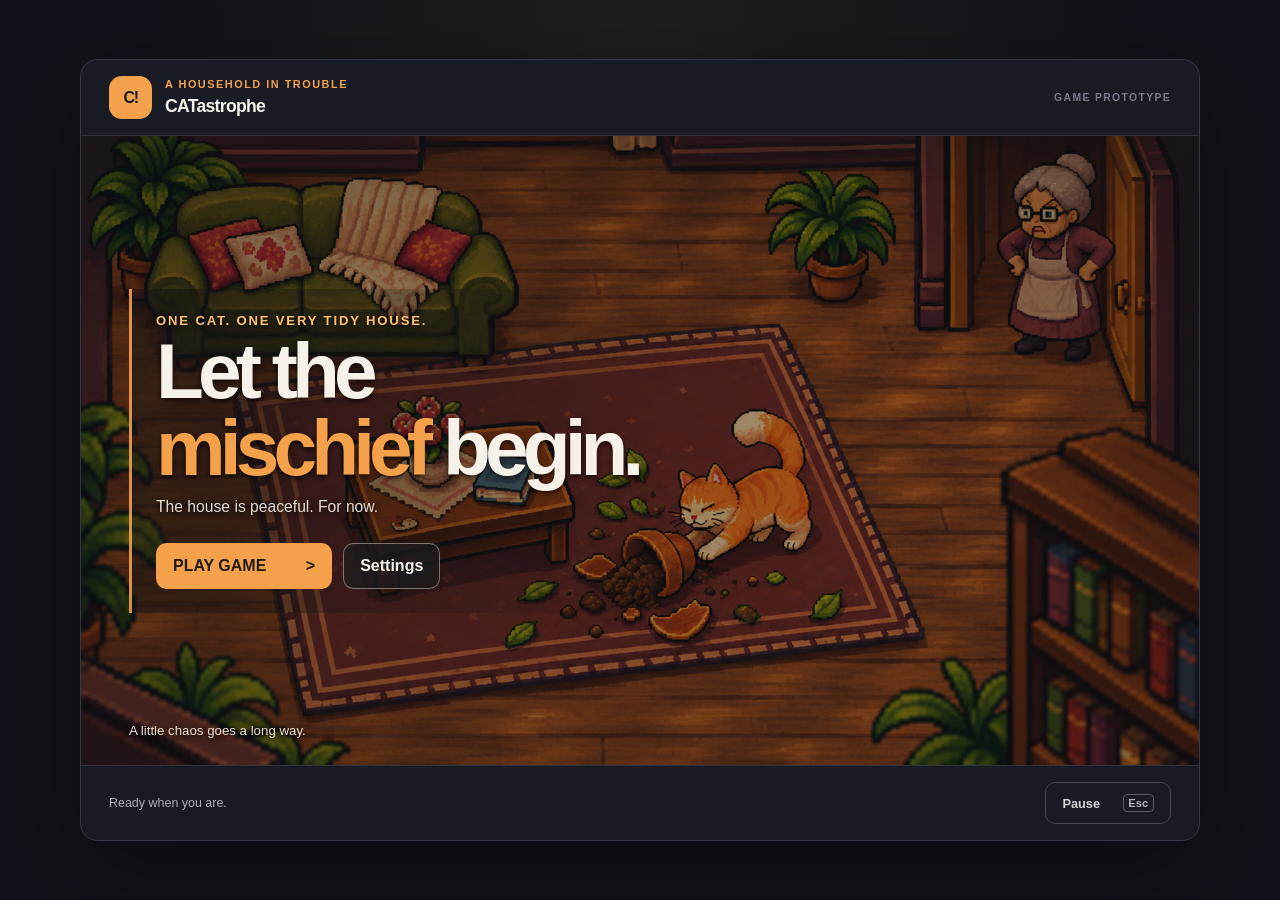
<file: index.html>
<!doctype html>
<html lang="en">
<head>
  <meta charset="utf-8">
  <meta name="viewport" content="width=device-width, initial-scale=1, viewport-fit=cover, maximum-scale=1, user-scalable=no">
  <meta name="theme-color" content="#171923">
  <meta name="description" content="CATastrophe - a stealthy cat's guide to household chaos.">
  <title>CATastrophe</title>
  <link rel="stylesheet" href="style.css">
  <script type="module" src="game.js"></script>
</head>
<body>
  <main class="app-shell" aria-labelledby="game-title">
    <header class="topbar">
      <div class="brand-lockup">
        <span class="brand-mark" aria-hidden="true">C!</span>
        <div>
          <p class="eyebrow">A household in trouble</p>
          <h1 id="game-title">CATastrophe</h1>
        </div>
      </div>
      <span class="build-label">GAME PROTOTYPE</span>
    </header>

    <section class="game-frame" aria-label="Game">
      <canvas id="game-canvas" aria-label="CATastrophe game display"></canvas>
      <div id="life-lost-overlay" class="life-lost-overlay" aria-live="assertive" aria-atomic="true" hidden>
        <div class="life-lost-card" role="alert">
          <span class="life-lost-star life-lost-star--one" aria-hidden="true">✦</span>
          <span class="life-lost-star life-lost-star--two" aria-hidden="true">✦</span>
          <p class="eyebrow">Grandma got you</p>
          <h2 id="life-lost-title">OUCH! Grandma caught you!</h2>
          <p id="life-lost-subtitle" class="life-lost-subtitle">You lost a life.</p>
          <div id="life-lost-lives" class="life-lost-lives" role="group" aria-label="2 lives remaining">
            <span class="life-lost-label">Lives left</span>
            <span class="life-lost-hearts" aria-hidden="true">
              <svg class="life-lost-heart" viewBox="0 0 17 15"><polygon points="3,2 7,2 7,4 10,4 10,2 14,2 14,4 16,4 16,9 14,9 14,11 12,11 12,13 10,13 10,15 7,15 7,13 5,13 5,11 3,11 3,9 1,9 1,4 3,4"/></svg>
              <svg class="life-lost-heart" viewBox="0 0 17 15"><polygon points="3,2 7,2 7,4 10,4 10,2 14,2 14,4 16,4 16,9 14,9 14,11 12,11 12,13 10,13 10,15 7,15 7,13 5,13 5,11 3,11 3,9 1,9 1,4 3,4"/></svg>
              <svg class="life-lost-heart" viewBox="0 0 17 15"><polygon points="3,2 7,2 7,4 10,4 10,2 14,2 14,4 16,4 16,9 14,9 14,11 12,11 12,13 10,13 10,15 7,15 7,13 5,13 5,11 3,11 3,9 1,9 1,4 3,4"/></svg>
            </span>
            <output id="life-lost-count">2</output>
          </div>
        </div>
      </div>
      <div id="run-hud" class="run-hud" hidden>
        <div id="room-tracker" class="room-tracker" role="group" aria-label="Room destruction status">
          <div class="room-tracker__summary">
            <span class="hud-label">Rooms</span>
            <output id="room-completion" aria-live="off">0/7</output>
          </div>
          <div id="room-progress" class="room-tracker__scroll" role="list" aria-label="Rooms"></div>
        </div>
        <div id="furniture-counter" class="furniture-counter" role="group" aria-label="Furniture destroyed">
          <span class="hud-label">Furniture</span>
          <output id="furniture-count" aria-live="polite">0/18</output>
        </div>
        <div id="game-timer" class="game-timer" role="timer" aria-label="Time remaining">
          <span class="hud-label">Time</span>
          <output id="game-timer-value" aria-live="off">05:00</output>
        </div>
        <div id="life-display" class="life-display" role="group" aria-label="3 of 3 lives remaining">
          <span class="hud-label life-display__label">Lives</span>
          <span class="life-display__hearts">
            <svg class="life-heart" viewBox="0 0 17 15" aria-hidden="true"><polygon points="3,2 7,2 7,4 10,4 10,2 14,2 14,4 16,4 16,9 14,9 14,11 12,11 12,13 10,13 10,15 7,15 7,13 5,13 5,11 3,11 3,9 1,9 1,4 3,4"/></svg>
            <svg class="life-heart" viewBox="0 0 17 15" aria-hidden="true"><polygon points="3,2 7,2 7,4 10,4 10,2 14,2 14,4 16,4 16,9 14,9 14,11 12,11 12,13 10,13 10,15 7,15 7,13 5,13 5,11 3,11 3,9 1,9 1,4 3,4"/></svg>
            <svg class="life-heart" viewBox="0 0 17 15" aria-hidden="true"><polygon points="3,2 7,2 7,4 10,4 10,2 14,2 14,4 16,4 16,9 14,9 14,11 12,11 12,13 10,13 10,15 7,15 7,13 5,13 5,11 3,11 3,9 1,9 1,4 3,4"/></svg>
          </span>
        </div>
      </div>
      <aside id="movement-test-panel" class="movement-test-panel" aria-label="Gameplay HUD" hidden>
        <div class="movement-test-heading"><strong>Run status</strong><span>CATastrophe</span></div>
        <div class="movement-test-row score-row"><span>Destruction score</span><output id="score-value">0</output><span id="score-notice" class="score-notice" aria-live="polite"></span></div>
        <p id="mouse-reward" class="mouse-reward" aria-live="polite"></p>
        <p id="grandma-reaction" class="grandma-reaction" aria-live="polite"></p>
        <div class="movement-test-row lives-row"><span>Lives</span><output id="lives-value" aria-live="polite">♥♥♥ 3/3</output></div>
        <p id="capture-message" class="capture-message" aria-live="assertive"></p>
        <div class="movement-test-row"><span>Furniture</span><output id="interaction-target">No furniture in reach</output></div>
        <div id="mouse-target-row" class="movement-test-row mouse-target-row" hidden><span>Mouse</span><output>In reach · press E</output></div>
        <div class="movement-test-row"><span>Stage progress</span><output id="scratch-progress-value">Hold E near furniture</output></div>
        <progress id="scratch-progress" class="scratch-meter" max="100" value="0">0%</progress>
        <div class="movement-test-row"><span>Old lady</span><output id="old-lady-state">NORMAL</output></div>
        <div id="detection-row" class="movement-test-row detection-row" hidden><span>Detection</span><output id="detection-value">0%</output></div>
        <progress id="detection-meter" class="detection-meter" max="100" value="0" hidden>0%</progress>
        <div class="movement-test-row"><span>Mode</span><output id="movement-mode">IDLE</output></div>
        <div class="movement-test-row"><label for="energy-meter">Sprint energy</label><output id="energy-value">100%</output></div>
        <progress id="energy-meter" class="energy-meter" max="100" value="100">100%</progress>
        <div class="movement-test-row"><span>World position</span><output id="cat-coordinates">1150, 840</output></div>
        <p>WASD move <i>|</i> Shift sneak <i>|</i> Space sprint <i>|</i> Hold E scratch/catch</p>
      </aside>
      <div id="touch-controls" class="touch-controls" aria-label="Touchscreen game controls" hidden>
        <div id="virtual-joystick" class="virtual-joystick" role="application" aria-label="Virtual movement joystick">
          <span class="virtual-joystick-knob" aria-hidden="true"></span>
        </div>
        <div class="touch-actions" role="group" aria-label="Game actions">
          <button class="touch-button touch-button--action" type="button" data-touch-key="KeyE" aria-label="Hold to interact">ACTION</button>
          <button class="touch-button" type="button" data-touch-key="Space" aria-label="Hold to sprint">SPRINT</button>
          <button class="touch-button" type="button" data-touch-key="ShiftLeft" aria-label="Hold to sneak">SNEAK</button>
        </div>
      </div>
      <section id="main-menu" class="screen screen--menu" aria-labelledby="menu-title">
        <div class="menu-card">
          <p class="eyebrow menu-eyebrow">ONE CAT. ONE VERY TIDY HOUSE.</p>
          <h2 id="menu-title">Let the <span>mischief</span> begin.</h2>
          <p class="screen-copy">The house is peaceful. For now.</p>
          <div class="menu-actions">
            <button id="start-button" class="button button--primary" type="button"><span>PLAY GAME</span><span aria-hidden="true">&gt;</span></button>
            <button id="main-menu-settings-button" class="button button--secondary settings-entry" type="button">Settings</button>
          </div>
        </div>
        <p class="menu-hint">A little chaos goes a long way.</p>
      </section>

      <section id="paused-screen" class="screen screen--overlay" aria-labelledby="paused-title" hidden>
        <div class="dialog-card">
          <p class="eyebrow">Take a breather</p>
          <h2 id="paused-title">Paused</h2>
          <p class="screen-copy">The house can wait a moment.</p>
          <div class="button-row">
            <button id="resume-button" class="button button--primary" type="button">Resume</button>
            <button id="paused-restart-button" class="button button--secondary" type="button">Restart</button>
            <button id="paused-settings-button" class="button button--secondary" type="button">Settings</button>
            <button id="main-menu-button" class="button button--secondary" type="button">Main Menu</button>
          </div>
        </div>
      </section>

      <section id="victory-screen" class="screen screen--overlay" aria-labelledby="victory-title" hidden>
        <div class="victory-confetti" aria-hidden="true">
          <i></i><i></i><i></i><i></i><i></i><i></i><i></i><i></i><i></i>
          <i></i><i></i><i></i><i></i><i></i><i></i><i></i><i></i><i></i>
        </div>
        <div class="dialog-card results-card">
          <p class="eyebrow">A job well done</p>
          <h2 id="victory-title">VICTORY!</h2>
          <p id="victory-reason" class="screen-copy">You kept the house in delightful chaos.</p>
          <p id="victory-medal" class="victory-medal" data-rank-tier="bronze">Bronze medal</p>
          <div class="results-grid">
            <span>Final score</span><strong data-result="score">0</strong>
            <span>Final rank</span><strong data-result="rank">—</strong>
            <span>Lives remaining</span><strong data-result="lives">3</strong>
            <span>Mice caught</span><strong data-result="mice">0</strong>
            <span>Furniture destroyed</span><strong data-result="furniture">0/18</strong>
            <span>Run duration</span><strong data-result="duration">00:00</strong>
          </div>
          <div class="button-row results-buttons">
            <button id="victory-restart-button" class="button button--primary" type="button">Play Again</button>
            <button id="victory-menu-button" class="button button--secondary" type="button">Main Menu</button>
          </div>
        </div>
      </section>

      <section id="game-over-screen" class="screen screen--overlay" aria-labelledby="game-over-title" hidden>
        <div id="standard-game-over-content" class="dialog-card results-card">
          <p class="eyebrow">That's a wrap</p>
          <h2 id="game-over-title">DEFEAT</h2>
          <p id="game-over-reason" class="screen-copy">No medal this run.</p>
          <p id="game-over-medal" class="victory-medal" data-rank-tier="lost">No medal (Lost)</p>
          <div class="results-grid">
            <span>Final score</span><strong data-result="score">0</strong>
            <span>Final rank</span><strong data-result="rank">—</strong>
            <span>Lives remaining</span><strong data-result="lives">0</strong>
            <span>Mice caught</span><strong data-result="mice">0</strong>
            <span>Furniture destroyed</span><strong data-result="furniture">0/18</strong>
            <span>Run duration</span><strong data-result="duration">00:00</strong>
          </div>
          <div class="button-row results-buttons">
            <button id="game-over-restart-button" class="button button--primary" type="button">PLAY AGAIN</button>
            <button id="game-over-menu-button" class="button button--secondary" type="button">Main Menu</button>
          </div>
        </div>
        <div id="third-capture-results" class="third-capture-results" hidden>
          <img class="sad-cat-art" src="assets/characters/cat-sad-wet.png" alt="A wet orange tabby cat sits sadly in a puddle." width="1312" height="1199">
          <h2 id="third-capture-game-over-title" class="third-capture-title">GAME OVER</h2>
          <p class="third-capture-subtitle">You were caught and forced to wash!</p>
          <p id="third-capture-medal" class="third-capture-medal victory-medal" data-rank-tier="lost">No medal (Lost)</p>
          <section class="third-capture-performance" aria-labelledby="third-capture-performance-title">
            <h3 id="third-capture-performance-title">YOUR PERFORMANCE</h3>
            <div class="third-capture-stats">
              <div class="third-capture-highlight">
                <span class="third-capture-stat-label">Final Score</span>
                <strong class="third-capture-score" data-result="score">0</strong>
              </div>
              <div class="third-capture-highlight">
                <span class="third-capture-stat-label">Rank achieved</span>
                <strong class="third-capture-rank" data-result="rank">—</strong>
              </div>
              <div class="third-capture-details">
                <span>Lives remaining</span><strong data-result="lives-remaining">0</strong>
                <span>Mice caught</span><strong data-result="mice">0</strong>
                <span>Furniture destroyed</span><strong data-result="furniture">0/18</strong>
                <span>Time survived</span><strong data-result="duration">00:00</strong>
              </div>
            </div>
          </section>
          <div class="button-row results-buttons">
            <button id="third-capture-restart-button" class="button button--primary" type="button">PLAY AGAIN</button>
            <button id="third-capture-menu-button" class="button button--secondary" type="button">MAIN MENU</button>
          </div>
        </div>
      </section>

      <section id="settings-overlay" class="screen screen--overlay settings-overlay" aria-labelledby="settings-title" hidden>
        <div class="dialog-card settings-card">
          <p class="eyebrow">Tune the atmosphere</p>
          <h2 id="settings-title">Settings</h2>
          <p class="screen-copy">Adjust audio and touch controls.</p>
          <div class="volume-settings">
            <label class="volume-setting" for="master-volume">
              <span class="volume-heading">Master Volume <output id="master-volume-value">78%</output></span>
              <input id="master-volume" type="range" min="0" max="100" step="1" value="78">
            </label>
            <label class="volume-setting" for="music-volume">
              <span class="volume-heading">Music Volume <output id="music-volume-value">48%</output></span>
              <input id="music-volume" type="range" min="0" max="100" step="1" value="48">
            </label>
            <label class="volume-setting" for="effects-volume">
              <span class="volume-heading">Sound Effects Volume <output id="effects-volume-value">72%</output></span>
              <input id="effects-volume" type="range" min="0" max="100" step="1" value="72">
            </label>
          </div>
          <div class="mobile-mode-setting">
            <label class="mobile-mode-label" for="mobile-mode-toggle">
              <span class="volume-heading">Mobile Mode <output id="mobile-mode-value">Off</output></span>
              <span class="mobile-mode-copy">Show the joystick and touch action buttons.</span>
            </label>
            <input id="mobile-mode-toggle" type="checkbox" role="switch" aria-checked="false" aria-label="Mobile Mode">
          </div>
          <div class="button-row settings-buttons">
            <button id="mute-button" class="button button--secondary" type="button" aria-pressed="false">Mute audio</button>
            <button id="close-settings-button" class="button button--primary" type="button">Close</button>
          </div>
        </div>
      </section>

      <aside id="tutorial-overlay" class="tutorial-panel" aria-label="Gameplay tutorial" aria-live="polite" hidden>
        <div class="tutorial-head">
          <div id="tutorial-dots" class="tutorial-dots" aria-hidden="true"></div>
          <p id="tutorial-progress" class="tutorial-progress">STEP 1 / 5</p>
        </div>
        <div id="tutorial-step" class="tutorial-step">
          <div id="tutorial-icon" class="tutorial-icon" aria-hidden="true"></div>
          <div class="tutorial-copy">
            <h2 id="tutorial-title">Move</h2>
            <p id="tutorial-body" class="tutorial-body"></p>
            <p id="tutorial-controls" class="tutorial-controls" hidden></p>
          </div>
        </div>
      </aside>
      <div id="tutorial-guide" class="tutorial-guide" aria-hidden="true" hidden>
        <span id="tutorial-guide-ring" class="tutorial-guide-ring"></span>
        <span id="tutorial-guide-arrow" class="tutorial-guide-arrow"></span>
      </div>
    </section>

    <footer class="statusbar">
      <p id="status-message" aria-live="polite">Ready when you are.</p>
      <button id="pause-button" class="button button--quiet" type="button" hidden>Pause <kbd>Esc</kbd></button>
    </footer>
  </main>
</body>
</html>
</file>
<file: style.css>
:root {
  color-scheme: dark;
  font-family: "DM Sans", "Segoe UI", sans-serif;
  color: #f6f2e9;
  background: #11131a;
  font-synthesis: none;
  text-rendering: optimizeLegibility;
  --ink: #171923;
  --panel: #20232e;
  --muted: #aaaebc;
  --orange: #f5a14c;
  --cream: #f6f2e9;
}

* { box-sizing: border-box; }
html { -webkit-text-size-adjust: 100%; }
body {
  min-width: 320px;
  min-height: 100vh;
  min-height: 100dvh;
  margin: 0;
  display: grid;
  place-items: center;
  padding: clamp(1rem, 4vw, 3.5rem);
  background: radial-gradient(ellipse at 50% 0%, rgb(83 68 59 / 20%), transparent 55%), #11131a;
}
/* Mobile Mode keeps the page fixed during play so a drag can never scroll the
   document or trigger browser overscroll while the joystick is in use. */
body.mobile-mode { overscroll-behavior: none; }
body.mobile-mode.game-active { overflow: hidden; touch-action: none; }
body.mobile-mode.game-active .game-frame { touch-action: none; overscroll-behavior: contain; }
button { font: inherit; }

.app-shell {
  width: min(100%, 70rem);
  border: 1px solid #343744;
  border-radius: 1.1rem;
  overflow: hidden;
  background: #191b24;
  box-shadow: 0 2rem 6rem rgb(0 0 0 / 38%);
}
.topbar, .statusbar {
  display: flex;
  align-items: center;
  justify-content: space-between;
  gap: 1rem;
  padding: 1rem clamp(1rem, 3vw, 1.75rem);
}
.topbar { border-bottom: 1px solid #30333e; }
.brand-lockup { display: flex; align-items: center; gap: 0.8rem; }
.brand-mark {
  display: grid;
  width: 2.7rem;
  aspect-ratio: 1;
  place-items: center;
  border-radius: 0.8rem;
  background: var(--orange);
  color: var(--ink);
  font-family: "Space Grotesk", sans-serif;
  font-weight: 700;
  letter-spacing: -0.08em;
}
.eyebrow {
  margin: 0 0 0.35rem;
  color: var(--orange);
  font-size: 0.68rem;
  font-weight: 700;
  letter-spacing: 0.14em;
  text-transform: uppercase;
}
h1, h2, p { margin-top: 0; }
h1, h2 { font-family: "Space Grotesk", "Segoe UI", sans-serif; }
h1 { margin-bottom: 0; font-size: 1.1rem; letter-spacing: -0.04em; }
.build-label { color: #777c8b; font-size: 0.65rem; font-weight: 700; letter-spacing: 0.13em; }

.game-frame {
  position: relative;
  width: 100%;
  aspect-ratio: 9 / 16;
  min-height: 0;
  background: #252a2d;
  isolation: isolate;
}
#game-canvas { position: absolute; inset: 0; display: block; width: 100%; height: 100%; }
.run-hud {
  position: absolute;
  z-index: 6;
  top: max(0.55rem, env(safe-area-inset-top));
  left: max(0.55rem, env(safe-area-inset-left));
  right: max(0.55rem, env(safe-area-inset-right));
  display: flex;
  align-items: stretch;
  gap: 0.35rem;
  min-width: 0;
  padding: 0.3rem 0.38rem;
  border: 1px solid rgb(246 242 233 / 18%);
  border-radius: 0.55rem;
  background: linear-gradient(180deg, rgb(24 27 32 / 93%), rgb(19 21 27 / 89%));
  box-shadow: 0 0.5rem 1.2rem rgb(0 0 0 / 28%), inset 0 0 0 1px rgb(246 242 233 / 3%);
  backdrop-filter: blur(3px);
  pointer-events: none;
}
.run-hud[hidden] { display: none; }
.room-tracker {
  display: flex;
  flex: 1 1 auto;
  align-items: stretch;
  gap: 0.32rem;
  min-width: 0;
  pointer-events: auto;
}
.room-tracker__summary {
  display: flex;
  flex: 0 0 auto;
  flex-direction: column;
  align-items: center;
  justify-content: center;
  gap: 0.08rem;
  min-width: 2.15rem;
  padding-right: 0.34rem;
  border-right: 1px solid rgb(246 242 233 / 12%);
}
.room-tracker__summary output {
  color: #f4d27d;
  font-size: 0.72rem;
  font-weight: 800;
  line-height: 1;
}
.room-tracker__scroll {
  display: flex;
  flex: 1 1 auto;
  align-items: stretch;
  gap: 0.22rem;
  min-width: 0;
  padding-bottom: 1px;
  overflow-x: auto;
  overflow-y: hidden;
  scrollbar-width: none;
  -ms-overflow-style: none;
  scroll-snap-type: x proximity;
  touch-action: pan-x;
}
.room-tracker__scroll::-webkit-scrollbar { display: none; }
.room-chip {
  display: grid;
  flex: 0 0 auto;
  grid-template-rows: auto auto;
  align-content: center;
  justify-items: center;
  gap: 0.14rem;
  min-width: 2.15rem;
  padding: 0.2rem 0.24rem 0.22rem;
  border: 1px solid #3f4350;
  border-radius: 0.3rem;
  background: #24262f;
  color: #8b8f9c;
  line-height: 1;
  scroll-snap-align: start;
  transition: border-color 150ms ease, background-color 150ms ease, color 150ms ease, box-shadow 150ms ease;
}
.room-chip__code {
  font-size: 0.52rem;
  font-weight: 900;
  letter-spacing: 0.02em;
}
.room-chip__bar {
  width: 100%;
  min-width: 1.1rem;
  height: 0.2rem;
  border-radius: 999px;
  background: #3a3d48;
  overflow: hidden;
}
.room-chip__fill {
  display: block;
  width: calc(var(--room-progress, 0) * 100%);
  height: 100%;
  border-radius: inherit;
  background: #8b8f9c;
  transition: width 220ms ease, background-color 180ms ease;
}
.room-chip[data-state="partial"] {
  border-color: #a85d2c;
  background: #33261d;
  color: #ffc078;
}
.room-chip[data-state="partial"] .room-chip__fill { background: #f5a14c; }
.room-chip[data-state="complete"] {
  border-color: #76bb53;
  background: #1d2c1c;
  color: #d9f7b7;
  box-shadow: inset 0 0 0 1px rgb(142 220 98 / 16%), 0 0 0.35rem rgb(126 209 96 / 25%);
}
.room-chip[data-state="complete"] .room-chip__fill { background: #8edc62; }
.room-chip[data-state="neutral"] {
  border-style: dashed;
  border-color: #454854;
  background: #20222a;
  color: #6f7380;
}
.room-chip[data-state="neutral"] .room-chip__bar {
  background: repeating-linear-gradient(90deg, #3a3d48 0 3px, #2a2c34 3px 6px);
}
.room-chip--just-complete { animation: room-chip-complete 650ms ease-out; }
@keyframes room-chip-complete {
  0% { transform: scale(1); box-shadow: 0 0 0 0 rgb(142 220 98 / 55%); }
  38% { transform: scale(1.14); }
  100% { transform: scale(1); box-shadow: 0 0 0 0.32rem rgb(142 220 98 / 0%); }
}

.furniture-counter, .game-timer, .life-display {
  display: flex;
  flex: 0 0 auto;
  flex-direction: column;
  align-items: center;
  justify-content: center;
  min-width: 0;
  padding: 0 0.38rem;
  border: 0;
  border-left: 1px solid rgb(246 242 233 / 12%);
  border-radius: 0;
  background: none;
  box-shadow: none;
  color: var(--cream);
  font-variant-numeric: tabular-nums;
}
.hud-label {
  color: #9ba0ad;
  font-size: 0.44rem;
  font-weight: 800;
  letter-spacing: 0.08em;
  line-height: 1;
  text-transform: uppercase;
}
#furniture-count {
  margin-top: 0.1rem;
  color: #ffd08b;
  font-size: 0.78rem;
  font-weight: 800;
  line-height: 1;
}
.game-timer output {
  margin-top: 0.08rem;
  color: #ffd08b;
  font-size: 0.86rem;
  font-weight: 800;
  line-height: 1;
}
.game-timer--urgent { border-radius: 0.28rem; background: rgb(225 109 94 / 14%); }
.game-timer--urgent output { color: #ff9a82; animation: timer-pulse-text 900ms ease-in-out infinite alternate; }
@keyframes timer-pulse-text { to { text-shadow: 0 0 0.5rem rgb(255 122 94 / 75%); } }

.life-display {
  flex-direction: row;
  gap: 0.13rem;
  padding-right: 0.42rem;
}
.life-display__label { display: none; }
.life-display__hearts {
  display: inline-flex;
  align-items: center;
  gap: 0.13rem;
}
.life-heart {
  width: 0.98rem;
  height: 0.86rem;
  fill: #f5a14c;
  filter: drop-shadow(0 1px 0 rgb(0 0 0 / 35%));
  shape-rendering: crispEdges;
}
.life-heart--lost {
  fill: #3b3e48;
  stroke: #6a6e7a;
  stroke-width: 1.1;
  opacity: 0.82;
  filter: none;
}
.touch-controls {
  position: absolute;
  z-index: 5;
  inset: 0;
  display: none;
  pointer-events: none;
  user-select: none;
  -webkit-user-select: none;
  -webkit-tap-highlight-color: transparent;
}
.touch-controls[hidden] { display: none !important; }
.virtual-joystick {
  position: absolute;
  left: max(0.75rem, env(safe-area-inset-left));
  bottom: max(0.75rem, env(safe-area-inset-bottom));
  width: 8.5rem;
  height: 8.5rem;
  border: 3px solid rgb(235 208 162 / 82%);
  border-radius: 50%;
  background: radial-gradient(circle, rgb(119 88 58 / 45%), rgb(35 31 32 / 78%));
  box-shadow: 0 0.4rem 1.1rem rgb(0 0 0 / 38%), inset 0 0 0 4px rgb(23 25 35 / 55%);
  pointer-events: auto;
  touch-action: none;
  -ms-touch-action: none;
  user-select: none;
  -webkit-user-select: none;
  -webkit-touch-callout: none;
}
.virtual-joystick::before, .virtual-joystick::after {
  position: absolute;
  content: "";
  inset: 50% auto auto 50%;
  background: rgb(246 242 233 / 24%);
  transform: translate(-50%, -50%);
  pointer-events: none;
}
.virtual-joystick::before { width: 2px; height: 72%; }
.virtual-joystick::after { width: 72%; height: 2px; }
.virtual-joystick-knob {
  position: absolute;
  z-index: 1;
  top: 50%;
  left: 50%;
  width: 3.5rem;
  height: 3.5rem;
  border: 3px solid #f4ce8f;
  border-radius: 50%;
  background: linear-gradient(145deg, #d68c48, #70452f);
  box-shadow: 0 3px 0 #38281f, inset 0 0 0 3px rgb(255 226 178 / 24%);
  transform: translate(-50%, -50%);
  pointer-events: none;
  will-change: transform;
}
.touch-actions {
  --touch-button-size: 4.35rem;
  position: absolute;
  right: max(0.75rem, env(safe-area-inset-right));
  bottom: max(0.75rem, env(safe-area-inset-bottom));
  display: grid;
  grid-template-columns: repeat(2, var(--touch-button-size));
  gap: 0.5rem;
  pointer-events: none;
}
.touch-button {
  position: relative;
  width: var(--touch-button-size);
  min-width: var(--touch-button-size);
  min-height: var(--touch-button-size);
  border: 2px solid #dfbd80;
  border-radius: 0.75rem;
  padding: 0.35rem;
  background: linear-gradient(150deg, rgb(55 48 46 / 96%), rgb(30 31 38 / 96%));
  color: #f8e5c4;
  font-size: 0.66rem;
  font-weight: 900;
  letter-spacing: 0.035em;
  text-shadow: 0 2px #1b1717;
  box-shadow: 0 4px 0 #201b1a, 0 0.5rem 1rem rgb(0 0 0 / 35%), inset 0 0 0 2px rgb(255 239 214 / 8%);
  pointer-events: auto;
  touch-action: none;
  -ms-touch-action: none;
  user-select: none;
  -webkit-user-select: none;
  -webkit-touch-callout: none;
  -webkit-tap-highlight-color: transparent;
}
.touch-button--action { grid-column: 1 / span 2; grid-row: 1; justify-self: center; border-color: #f5a14c; color: #ffd08b; }
.touch-button[data-touch-key="Space"] {
  grid-column: 1;
  grid-row: 2;
  border-color: #e0a458;
  color: #ffd08b;
  background: linear-gradient(150deg, rgb(70 52 38 / 96%), rgb(38 30 27 / 96%));
}
.touch-button[data-touch-key="ShiftLeft"] {
  grid-column: 2;
  grid-row: 2;
  border-color: #e0a458;
  color: #ffd08b;
  background: linear-gradient(150deg, rgb(70 52 38 / 96%), rgb(38 30 27 / 96%));
}
.touch-button--target {
  z-index: 1;
  border-color: #ffe1a3;
  color: #fff4d6;
  animation: action-target-pulse 0.9s ease-in-out infinite;
}
@keyframes action-target-pulse {
  0%, 100% {
    border-color: #f5a14c;
    box-shadow: 0 4px 0 #201b1a, 0 0.5rem 1rem rgb(0 0 0 / 35%), 0 0 0 0 rgb(255 220 150 / 0%), inset 0 0 0 2px rgb(255 239 214 / 8%);
    filter: brightness(1);
  }
  50% {
    border-color: #fff1c7;
    box-shadow: 0 4px 0 #201b1a, 0 0.5rem 1rem rgb(0 0 0 / 35%), 0 0 0 0.32rem rgb(255 220 150 / 32%), 0 0 1.4rem rgb(255 185 90 / 80%), inset 0 0 0 2px rgb(255 239 214 / 18%);
    filter: brightness(1.22);
  }
}
.touch-button--pressed, .touch-button:active {
  transform: translateY(3px);
  background: linear-gradient(150deg, #a85d34, #57382c);
  box-shadow: 0 1px 0 #201b1a, inset 0 0 0 2px rgb(255 239 214 / 14%);
}
.touch-button--action.touch-button--pressed, .touch-button--action:active {
  border-color: #ffe1a3;
  background: linear-gradient(150deg, #bd6a3b, #5d3a2c);
}
.touch-button[data-touch-key="Space"].touch-button--pressed, .touch-button[data-touch-key="Space"]:active {
  border-color: #ffe1a3;
  background: linear-gradient(150deg, #c9802f, #6b3a1e);
  box-shadow: 0 1px 0 #201b1a, 0 0 1rem rgb(245 161 76 / 45%), inset 0 0 0 2px rgb(255 239 214 / 18%);
}
.touch-button[data-touch-key="ShiftLeft"].touch-button--pressed, .touch-button[data-touch-key="ShiftLeft"]:active {
  border-color: #ffe1a3;
  background: linear-gradient(150deg, #c9802f, #6b3a1e);
  box-shadow: 0 1px 0 #201b1a, 0 0 1rem rgb(245 161 76 / 45%), inset 0 0 0 2px rgb(255 239 214 / 18%);
}
.touch-button--target.touch-button--pressed, .touch-button--target:active {
  animation: none;
  border-color: #ffe1a3;
}
.touch-button:focus-visible { outline: 3px solid #fff0c2; outline-offset: 3px; }
body.mobile-mode .touch-controls:not([hidden]) { display: block; }
.life-lost-overlay {
  position: absolute;
  z-index: 2;
  inset: 0;
  display: grid;
  place-items: center;
  padding: clamp(1rem, 5vw, 3rem);
  background: rgb(17 15 19 / 72%);
  pointer-events: none;
}
.life-lost-overlay[hidden] { display: none; }
.life-lost-card {
  position: relative;
  width: min(100%, 37rem);
  padding: clamp(1.5rem, 5vw, 2.8rem);
  border: 2px solid #9a6844;
  outline: 1px solid rgb(245 161 76 / 32%);
  outline-offset: 5px;
  border-radius: 0.8rem;
  background: linear-gradient(145deg, #302832, #211f29 72%);
  text-align: center;
  box-shadow: 0 1.4rem 4rem rgb(0 0 0 / 48%), inset 0 0 0 4px rgb(246 242 233 / 4%);
}
.life-lost-card .eyebrow { margin-bottom: 0.7rem; }
.life-lost-card h2 {
  margin: 0 auto 0.65rem;
  color: #ffe2b4;
  font-size: clamp(1.65rem, 5.2vw, 2.75rem);
  line-height: 1.05;
  text-wrap: balance;
  text-shadow: 0 3px 0 #593c35;
}
.life-lost-subtitle { margin: 0 0 1.2rem; color: #d9cfc2; font-size: clamp(0.95rem, 2.7vw, 1.15rem); }
.life-lost-lives { display: flex; align-items: center; justify-content: center; gap: 0.75rem; color: var(--cream); }
.life-lost-label { color: #c3c4c9; font-size: 0.78rem; font-weight: 700; letter-spacing: 0.08em; text-transform: uppercase; }
.life-lost-hearts { display: inline-flex; gap: 0.25rem; }
.life-lost-heart { width: 1.55rem; height: 1.35rem; fill: #f5a14c; stroke: #713c24; stroke-width: 1.2; filter: drop-shadow(0 1px 0 rgb(0 0 0 / 40%)); shape-rendering: crispEdges; }
.life-lost-heart.life-heart--lost { fill: #686b75; stroke: #393b44; opacity: 0.72; filter: none; }
.life-lost-count { min-width: 1rem; color: #ffe2b4; font-size: 1.1rem; font-weight: 800; }
.life-lost-star { position: absolute; color: #ffd28c; font-size: 1.8rem; text-shadow: 0 0 1rem rgb(245 161 76 / 65%); animation: life-lost-dizzy 900ms ease-in-out infinite alternate; }
.life-lost-star--one { top: 1.2rem; left: 1.35rem; }
.life-lost-star--two { right: 1.5rem; bottom: 1.5rem; animation-delay: -450ms; }
@keyframes life-lost-dizzy { to { transform: translateY(-7px) rotate(24deg) scale(0.82); opacity: 0.56; } }
.movement-test-panel {
  position: absolute;
  z-index: 4;
  left: 1rem;
  bottom: 1rem;
  width: min(19rem, 55vw);
  padding: 0.8rem 0.9rem;
  border: 1px solid rgb(246 242 233 / 22%);
  border-radius: 0.7rem;
  background: rgb(24 27 32 / 92%);
  box-shadow: 0 0.8rem 2rem rgb(0 0 0 / 25%);
  backdrop-filter: blur(5px);
  font-size: 0.72rem;
  pointer-events: none;
}
.movement-test-panel[hidden] { display: none; }
.movement-test-heading, .movement-test-row { display: flex; align-items: center; justify-content: space-between; gap: 0.5rem; }
.movement-test-heading { margin-bottom: 0.65rem; color: #f6f2e9; font-size: 0.75rem; }
.movement-test-heading span { color: var(--orange); font-size: 0.56rem; letter-spacing: 0.1em; text-transform: uppercase; }
.movement-test-row { margin-top: 0.35rem; color: #aaaebc; }
.movement-test-row output { color: #f6f2e9; font-variant-numeric: tabular-nums; }
.lives-row output { color: #ffd08b; letter-spacing: 0.04em; }
.capture-message { min-height: 1.15em; margin: 0.5rem 0 0; color: #ffd08b; font-weight: 700; font-size: 0.72rem; }
.mouse-reward, .grandma-reaction { min-height: 1em; margin: 0.3rem 0; color: #f4d487; font-size: 0.7rem; font-weight: 700; }
.grandma-reaction { color: #e8a5a4; }
.mouse-target-row output { color: #f4d487; }
.energy-meter { width: 100%; height: 0.55rem; display: block; margin: 0.35rem 0 0.5rem; accent-color: var(--orange); }
.scratch-meter { width: 100%; height: 0.48rem; display: block; margin: 0.3rem 0 0.5rem; accent-color: #d57a3a; }
.scratch-meter::-webkit-progress-bar { border-radius: 1rem; background: #3b3e48; }
.scratch-meter::-webkit-progress-value { border-radius: 1rem; background: #d57a3a; }
.detection-meter { width: 100%; height: 0.48rem; display: block; margin: 0.3rem 0 0.5rem; accent-color: #ce6557; }
.detection-meter::-webkit-progress-bar { border-radius: 1rem; background: #3b3e48; }
.detection-meter::-webkit-progress-value { border-radius: 1rem; background: #ce6557; }
.detection-row output { color: #ed9b81 !important; }
.score-row { position: relative; }
.score-row output:nth-child(2) { margin-left: auto; color: #f5a14c; font-size: 1rem; font-weight: 800; }
.score-notice { min-width: 2.2rem; color: #f6dfb8; font-weight: 800; text-align: right; }
.score-notice--active { animation: score-pop 650ms ease-out both; }
@keyframes score-pop { 0% { opacity: 0; transform: translateY(5px); } 20% { opacity: 1; } 100% { opacity: 0; transform: translateY(-5px); } }
.energy-meter::-webkit-progress-bar { border-radius: 1rem; background: #3b3e48; }
.energy-meter::-webkit-progress-value { border-radius: 1rem; background: var(--orange); }
.movement-test-panel p { margin: 0.65rem 0 0; color: #d3d0c8; font-size: 0.62rem; }
.movement-test-panel i { padding: 0 0.15rem; color: var(--orange); font-style: normal; }
.screen { position: absolute; inset: 0; display: grid; place-items: center; padding: clamp(1rem, 5vw, 3rem); }
.screen[hidden] { display: none; }
.tutorial-panel {
  position: absolute;
  z-index: 8;
  top: calc(max(0.55rem, env(safe-area-inset-top)) + 2.7rem);
  left: max(0.65rem, env(safe-area-inset-left));
  width: min(18rem, calc(100% - 1.3rem));
  max-height: min(48%, 13rem);
  overflow: auto;
  padding: 0.7rem 0.8rem;
  border: 1px solid rgb(226 190 133 / 78%);
  border-radius: 0.65rem;
  background: rgb(25 25 31 / 88%);
  color: var(--cream);
  box-shadow: 0 0.45rem 1.25rem rgb(0 0 0 / 38%), inset 0 0 0 2px rgb(246 242 233 / 4%);
  pointer-events: none;
  backdrop-filter: blur(2px);
}
.tutorial-panel[hidden] { display: none !important; }
.tutorial-progress { margin: 0 0 0.25rem; color: #ffc274; font-size: 0.55rem; font-weight: 800; letter-spacing: 0.12em; }
.tutorial-panel h2 { margin: 0 0 0.25rem; color: #ffe2b4; font-size: 0.95rem; line-height: 1.1; text-shadow: 0 2px 0 #593c35; }
.tutorial-body { margin: 0 0 0.35rem; color: #e2ddd5; font-size: 0.68rem; line-height: 1.35; }
.tutorial-controls { margin: 0; color: #ffd08b; font-size: 0.67rem; font-weight: 700; line-height: 1.35; }
.tutorial-controls[hidden] { display: none; }
.tutorial-head {
  display: flex;
  align-items: center;
  justify-content: space-between;
  gap: 0.5rem;
  margin-bottom: 0.3rem;
}
.tutorial-head .tutorial-progress { margin: 0; }
.tutorial-dots { display: flex; align-items: center; gap: 0.22rem; }
.tutorial-dot {
  width: 0.32rem;
  height: 0.32rem;
  border-radius: 50%;
  background: rgb(246 242 233 / 22%);
  transition: background 180ms ease, transform 180ms ease;
}
.tutorial-dot--active { background: #ffc274; transform: scale(1.3); }
.tutorial-dot--done { background: #8edc62; }
.tutorial-step {
  display: flex;
  align-items: center;
  gap: 0.6rem;
  min-width: 0;
}
.tutorial-step--enter { animation: tutorial-step-in 260ms ease-out; }
.tutorial-icon {
  display: flex;
  flex: 0 0 auto;
  flex-wrap: wrap;
  gap: 0.24rem;
  max-width: 6rem;
}
.tutorial-key {
  display: inline-grid;
  place-items: center;
  min-width: 1.45rem;
  height: 1.45rem;
  padding: 0 0.3rem;
  border: 2px solid #d9a967;
  border-radius: 0.3rem;
  background: linear-gradient(180deg, #4a3b33, #2b2626);
  color: #ffe2b4;
  font-size: 0.62rem;
  font-weight: 900;
  line-height: 1;
  box-shadow: 0 3px 0 #1c1818;
  animation: tutorial-key-bob 1.4s ease-in-out infinite;
  animation-delay: calc(var(--i, 0) * 90ms);
}
.tutorial-key--wide { min-width: 3.3rem; padding: 0 0.4rem; font-size: 0.5rem; letter-spacing: 0.04em; }
.tutorial-key--done {
  border-color: #8edc62;
  background: linear-gradient(180deg, #4d7d3e, #2e4b26);
  color: #f0ffe4;
  animation: tutorial-check-pop 420ms ease-out;
}
.tutorial-copy { min-width: 0; }
.tutorial-panel--done { border-color: #8edc62; }
.tutorial-panel--done::after {
  position: absolute;
  top: 0.4rem;
  right: 0.55rem;
  color: #b6f28f;
  content: "\2713";
  font-size: 1rem;
  font-weight: 900;
  animation: tutorial-check-pop 380ms ease-out;
}
.tutorial-highlight { animation: tutorial-control-glow 1s ease-in-out infinite; }
.virtual-joystick.tutorial-highlight {
  border-color: #ffe1a3;
  box-shadow: 0 0 0 0.42rem rgb(255 208 139 / 28%), 0 0 1.4rem rgb(255 208 139 / 55%), inset 0 0 0 4px rgb(23 25 35 / 55%);
}
.touch-button.tutorial-highlight {
  outline: 3px solid #ffd08b;
  outline-offset: 3px;
  border-color: #ffe1a3;
  box-shadow: 0 4px 0 #201b1a, 0 0 1.2rem rgb(255 208 139 / 60%);
}
.tutorial-guide {
  position: absolute;
  z-index: 7;
  width: 0;
  height: 0;
  pointer-events: none;
  transform: translate(-50%, -50%);
}
.tutorial-guide[hidden] { display: none; }
.tutorial-guide-ring {
  position: absolute;
  left: 50%;
  top: 50%;
  width: 2.6rem;
  height: 2.6rem;
  border: 3px solid #ffd08b;
  border-radius: 50%;
  box-shadow: 0 0 1rem rgb(255 208 139 / 60%);
  transform: translate(-50%, -50%);
  animation: tutorial-guide-pulse 1.1s ease-in-out infinite;
}
.tutorial-guide-ring[hidden] { display: none; }
.tutorial-guide-ring::after {
  position: absolute;
  inset: 50% auto auto 50%;
  width: 0.45rem;
  height: 0.45rem;
  border-radius: 50%;
  background: #ffd08b;
  content: "";
  transform: translate(-50%, -50%);
}
.tutorial-guide-arrow {
  position: absolute;
  left: 0;
  top: 0;
  display: grid;
  width: 1.5rem;
  height: 1.5rem;
  margin: -0.75rem 0 0 -0.75rem;
  place-items: center;
  border-radius: 50%;
  background: #ffd08b;
  box-shadow: 0 0 0.9rem rgb(255 208 139 / 65%);
  transform: rotate(0);
}
.tutorial-guide-arrow[hidden] { display: none; }
.tutorial-guide-arrow::before {
  width: 0;
  height: 0;
  border-left: 0.62rem solid #2a211c;
  border-top: 0.42rem solid transparent;
  border-bottom: 0.42rem solid transparent;
  content: "";
}
@keyframes tutorial-step-in {
  from { opacity: 0; transform: translateY(0.35rem); }
  to { opacity: 1; transform: translateY(0); }
}
@keyframes tutorial-key-bob {
  0%, 100% { transform: translateY(0); }
  50% { transform: translateY(-0.18rem); }
}
@keyframes tutorial-check-pop {
  0% { opacity: 0; transform: scale(0.6); }
  70% { transform: scale(1.12); }
  100% { opacity: 1; transform: scale(1); }
}
@keyframes tutorial-control-glow {
  0%, 100% { filter: brightness(1); }
  50% { filter: brightness(1.22); }
}
@keyframes tutorial-guide-pulse {
  0%, 100% { opacity: 0.55; transform: translate(-50%, -50%) scale(0.82); }
  50% { opacity: 1; transform: translate(-50%, -50%) scale(1.08); }
}
@media (prefers-reduced-motion: reduce) {
  .tutorial-step--enter,
  .tutorial-key,
  .tutorial-highlight,
  .tutorial-guide-ring,
  .tutorial-panel--done::after { animation: none; }
}
.screen--menu {
  justify-items: start;
  align-content: center;
  background-color: #251b17;
  background-image:
    linear-gradient(90deg, rgb(14 15 19 / 16%) 0%, rgb(14 15 19 / 7%) 48%, rgb(14 15 19 / 0%) 100%),
    linear-gradient(rgb(14 15 19 / 36%), rgb(14 15 19 / 36%)),
    url("assets/ui/main-menu-background.png");
  background-position: center;
  background-size: cover;
  background-repeat: no-repeat;
}
.menu-card {
  width: min(100%, 34rem);
  padding: clamp(1rem, 2vw, 1.5rem);
  border-left: 3px solid rgb(245 161 76 / 88%);
  background: linear-gradient(90deg, rgb(18 17 18 / 48%), rgb(18 17 18 / 0%));
  text-shadow: 0 2px 5px rgb(0 0 0 / 75%);
}
.menu-eyebrow { color: #ffc274; font-size: clamp(0.67rem, 1.3vw, 0.82rem); }
.menu-card h2, .dialog-card h2 {
  margin-bottom: 0.7rem;
  font-size: clamp(2.4rem, 7vw, 4.9rem);
  line-height: 0.98;
  letter-spacing: -0.075em;
}
.menu-card h2 span { color: var(--orange); }
.screen-copy { margin-bottom: 1.65rem; color: #e2ddd5; font-size: 0.98rem; }
.menu-actions { display: flex; flex-wrap: wrap; align-items: center; gap: 0.7rem; }
.menu-actions .button--primary { min-width: 11rem; justify-content: space-between; }
.menu-actions .button--secondary { border-color: rgb(227 213 195 / 48%); background: rgb(29 29 32 / 72%); }
.menu-actions .button--secondary:hover { border-color: #e8c29a; background: rgb(48 43 41 / 88%); }
.menu-hint {
  position: absolute;
  left: clamp(1.25rem, 5vw, 3rem);
  bottom: clamp(1rem, 3vh, 2rem);
  margin: 0;
  color: #eee0cf;
  font-size: 0.83rem;
  text-shadow: 0 2px 5px rgb(0 0 0 / 90%);
}
.settings-entry { min-height: 2.9rem; }
.screen--overlay { z-index: 3; background: rgb(14 16 21 / 70%); backdrop-filter: blur(5px); }
.settings-overlay { z-index: 6; overflow-y: auto; }
.victory-confetti {
  position: absolute;
  z-index: 0;
  inset: 0;
  overflow: hidden;
  pointer-events: none;
}
.victory-confetti i {
  position: absolute;
  top: -1rem;
  left: 50%;
  width: 0.42rem;
  height: 0.78rem;
  border-radius: 1px;
  background: #f5a14c;
  opacity: 0;
  animation: victory-confetti-fall 5.8s linear infinite;
}
.victory-confetti i:nth-child(6n + 1) { left: 4%; --drift: 2.4rem; background: #f5a14c; animation-delay: -4.7s; }
.victory-confetti i:nth-child(6n + 2) { left: 16%; --drift: -1.6rem; background: #f2d27d; animation-delay: -2.8s; }
.victory-confetti i:nth-child(6n + 3) { left: 29%; --drift: 2rem; background: #7ea879; animation-delay: -1.2s; }
.victory-confetti i:nth-child(6n + 4) { left: 71%; --drift: -2.2rem; background: #d9785d; animation-delay: -5.2s; }
.victory-confetti i:nth-child(6n + 5) { left: 84%; --drift: 1.7rem; background: #e7c2a0; animation-delay: -3.6s; }
.victory-confetti i:nth-child(6n) { left: 96%; --drift: -2rem; background: #d9ad54; animation-delay: -0.4s; }
.victory-confetti i:nth-child(3n) { width: 0.55rem; height: 0.55rem; border-radius: 50%; }
@keyframes victory-confetti-fall {
  0% { opacity: 0; transform: translate3d(0, -3vh, 0) rotate(0); }
  12% { opacity: 0.86; }
  86% { opacity: 0.72; }
  100% { opacity: 0; transform: translate3d(var(--drift, 1.5rem), 112vh, 0) rotate(620deg); }
}
#victory-screen > .results-card {
  position: relative;
  z-index: 1;
  animation: victory-card-enter 700ms cubic-bezier(0.18, 0.82, 0.24, 1) both;
}
#victory-title {
  color: #ffe2a1;
  font-size: clamp(2.8rem, 8vw, 4.4rem);
  letter-spacing: 0.04em;
  text-shadow: 0 4px 0 #7d4a2e, 0 0 1.3rem rgb(245 161 76 / 45%);
  animation: victory-title-pop 850ms cubic-bezier(0.2, 1.45, 0.4, 1) both;
}
.victory-medal {
  display: inline-flex;
  align-items: center;
  gap: 0.45rem;
  margin: 0 0 0.3rem;
  padding: 0.34rem 0.95rem;
  border: 2px solid #b47a3e;
  border-radius: 0.45rem;
  background: #2b2419;
  color: #ffd08b;
  font-size: 1.02rem;
  font-weight: 900;
  letter-spacing: 0.12em;
  line-height: 1.1;
  text-transform: uppercase;
  box-shadow: inset 0 0 0 2px rgb(0 0 0 / 30%), 0 3px 0 #4a3823;
}
.victory-medal::before { content: "★"; font-size: 1.1em; line-height: 1; }
.victory-medal[data-rank-tier="bronze"] {
  border-color: #d08a52;
  background: #33241a;
  color: #ffc078;
}
.victory-medal[data-rank-tier="silver"] {
  border-color: #c3ccda;
  background: #262a33;
  color: #e6edf7;
}
.victory-medal[data-rank-tier="gold"] {
  border-color: #ffd76a;
  background: #332a12;
  color: #ffe9a3;
  box-shadow: inset 0 0 0 2px rgb(0 0 0 / 30%), 0 3px 0 #6b5320, 0 0 0.9rem rgb(255 215 106 / 28%);
}
.victory-medal[data-rank-tier="lost"] {
  border-color: #5c606d;
  background: #22242c;
  color: #a7abba;
  box-shadow: inset 0 0 0 2px rgb(0 0 0 / 30%), 0 3px 0 #34363f;
}
@keyframes victory-card-enter {
  from { opacity: 0; transform: translateY(1.1rem) scale(0.96); }
  to { opacity: 1; transform: translateY(0) scale(1); }
}
@keyframes victory-title-pop {
  0% { opacity: 0; transform: scale(0.78) translateY(0.5rem); }
  72% { opacity: 1; transform: scale(1.06) translateY(0); }
  100% { opacity: 1; transform: scale(1); }
}
#game-over-screen::before {
  position: absolute;
  z-index: 0;
  inset: 0;
  background: radial-gradient(ellipse at center, transparent 30%, rgb(110 28 32 / 22%) 68%, rgb(91 17 26 / 58%) 100%);
  content: "";
  pointer-events: none;
  animation: defeat-vignette-in 900ms ease-out both;
}
#game-over-screen > .results-card,
#game-over-screen > .third-capture-results { position: relative; z-index: 1; }
#game-over-screen > .results-card { animation: defeat-card-enter 760ms cubic-bezier(0.16, 0.82, 0.22, 1) both; }
#game-over-title, #third-capture-game-over-title {
  color: #ffd1c3;
  text-shadow: 0 3px 0 #6e3437, 0 0 1rem rgb(213 92 86 / 28%);
}
#game-over-screen .results-buttons .button--primary {
  min-width: 13.5rem;
  min-height: 3.35rem;
  background: linear-gradient(145deg, #ffb361, #e47a42);
  box-shadow: 0 4px 0 #813f2c, 0 0.75rem 1.4rem rgb(208 91 61 / 30%);
  font-size: 1.08rem;
  letter-spacing: 0.035em;
}
#game-over-screen .results-buttons .button--primary:hover { background: linear-gradient(145deg, #ffc17c, #f08b50); }
@keyframes defeat-vignette-in { from { opacity: 0; } to { opacity: 1; } }
@keyframes defeat-card-enter {
  0% { opacity: 0; transform: translateY(1.4rem) scale(0.95); }
  70% { opacity: 1; transform: translateY(-0.18rem) scale(1.01); }
  100% { opacity: 1; transform: translateY(0) scale(1); }
}
.dialog-card {
  width: min(100%, 26rem);
  padding: clamp(1.5rem, 5vw, 2.5rem);
  border: 1px solid #414451;
  border-radius: 1rem;
  background: #20232e;
  text-align: center;
  box-shadow: 0 1.5rem 4rem rgb(0 0 0 / 30%);
}
.results-card { width: min(100%, 32rem); }
.third-capture-results {
  width: min(100%, 46rem);
  max-height: 100%;
  overflow-y: auto;
  padding: clamp(1rem, 3vh, 1.65rem) clamp(1rem, 4vw, 2.25rem);
  border: 1px solid #77604f;
  border-radius: 1rem;
  background: linear-gradient(160deg, rgb(39 35 39 / 97%), rgb(25 27 35 / 97%));
  text-align: center;
  box-shadow: 0 1.5rem 4rem rgb(0 0 0 / 45%), inset 0 0 0 4px rgb(255 239 219 / 3%);
  animation: third-capture-enter 520ms ease-out both;
}
.third-capture-results[hidden] { display: none; }
.sad-cat-art {
  display: block;
  width: auto;
  height: clamp(8rem, 24vh, 13rem);
  max-width: min(78vw, 22rem);
  margin: 0 auto 0.35rem;
  object-fit: contain;
  image-rendering: pixelated;
  filter: drop-shadow(0 0.7rem 0.45rem rgb(0 0 0 / 24%));
}
.third-capture-title {
  margin: 0 0 0.25rem;
  color: #ffe2b4;
  font-size: clamp(2rem, 6vw, 3rem);
  letter-spacing: 0.04em;
  text-shadow: 0 3px 0 #573e35;
}
.third-capture-subtitle { margin: 0 0 0.85rem; color: #d6c9bb; font-size: clamp(0.85rem, 2.2vw, 1rem); }
.third-capture-medal { margin: 0 auto 0.75rem; font-size: 0.92rem; }
.third-capture-performance { width: min(100%, 31rem); margin: 0 auto 0.9rem; }
.third-capture-performance h3 {
  margin: 0 0 0.45rem;
  color: #f5a14c;
  font-size: 0.72rem;
  font-weight: 800;
  letter-spacing: 0.16em;
}
.third-capture-stats {
  display: grid;
  grid-template-columns: repeat(2, minmax(0, 1fr));
  gap: 0.5rem;
  padding: 0.55rem;
  border: 1px solid rgb(246 242 233 / 12%);
  border-radius: 0.65rem;
  background: rgb(18 20 27 / 55%);
  text-align: left;
}
.third-capture-highlight {
  display: grid;
  align-content: center;
  gap: 0.1rem;
  padding: 0.45rem 0.6rem;
  border: 1px solid rgb(246 242 233 / 10%);
  border-radius: 0.5rem;
  background: rgb(255 255 255 / 3%);
  text-align: center;
}
.third-capture-stat-label {
  color: #bfc0c6;
  font-size: 0.62rem;
  font-weight: 800;
  letter-spacing: 0.08em;
  text-transform: uppercase;
}
.third-capture-highlight strong {
  color: #ffe2b4;
  font-size: clamp(1.25rem, 2.4vw, 1.65rem);
  line-height: 1.1;
  text-align: center;
  font-variant-numeric: tabular-nums;
}
.third-capture-highlight strong[data-result="rank"] { color: #ffd08b; }
.third-capture-details {
  grid-column: 1 / -1;
  display: grid;
  grid-template-columns: 1fr auto;
  gap: 0.3rem 0.8rem;
  padding: 0.15rem 0.15rem 0;
  text-align: left;
  font-size: clamp(0.74rem, 1.6vw, 0.84rem);
  line-height: 1.3;
}
.third-capture-details span { color: #bfc0c6; }
.third-capture-details strong {
  color: #f7eddd;
  text-align: right;
  font-variant-numeric: tabular-nums;
}
.third-capture-results .button-row { margin-top: 0.15rem; }
@keyframes third-capture-enter { from { opacity: 0; transform: translateY(0.7rem) scale(0.985); } to { opacity: 1; transform: translateY(0) scale(1); } }
.results-grid {
  display: grid;
  grid-template-columns: 1fr auto;
  gap: 0.55rem 1rem;
  margin: 1.1rem 0 1.35rem;
  padding: 1rem;
  border: 1px solid #414451;
  border-radius: 0.7rem;
  background: #191b24;
  text-align: left;
  font-size: 0.86rem;
}
.results-grid span { color: var(--muted); }
.results-grid strong { color: var(--cream); font-variant-numeric: tabular-nums; text-align: right; }
.results-grid strong[data-result="rank"] { color: #ffd08b; }
#game-over-screen > .results-card .results-grid strong[data-result="score"] {
  color: #ffe2b4;
  font-size: 1.06rem;
}
.results-buttons { margin-top: 0.2rem; }
.settings-card { width: min(100%, 30rem); }
.settings-card h2 { margin-bottom: 0.4rem; }
.settings-card .screen-copy { margin-bottom: 1rem; }
.volume-settings {
  display: grid;
  gap: 0.8rem;
  margin: 1rem 0 1.25rem;
  padding: 1rem;
  border: 1px solid #414451;
  border-radius: 0.75rem;
  background: #191b24;
  text-align: left;
}
.volume-setting { display: grid; gap: 0.45rem; color: #ece7dd; font-size: 0.84rem; font-weight: 700; }
.volume-heading { display: flex; justify-content: space-between; gap: 1rem; }
.volume-heading output { color: #ffd08b; font-variant-numeric: tabular-nums; }
.volume-setting input[type="range"] {
  width: 100%;
  height: 1.25rem;
  margin: 0;
  accent-color: var(--orange);
  cursor: pointer;
}
.volume-setting input[type="range"]:focus-visible { outline: 2px solid #ffd29f; outline-offset: 3px; }
.mobile-mode-setting {
  display: flex;
  align-items: center;
  justify-content: space-between;
  gap: 1rem;
  margin: 0 0 1.25rem;
  padding: 0.8rem 1rem;
  border: 1px solid #414451;
  border-radius: 0.75rem;
  background: #191b24;
  text-align: left;
}
.mobile-mode-label {
  display: grid;
  gap: 0.3rem;
  min-width: 0;
  color: #ece7dd;
  font-size: 0.84rem;
  font-weight: 700;
}
.mobile-mode-copy { color: var(--muted); font-size: 0.7rem; font-weight: 500; line-height: 1.3; }
.mobile-mode-setting input[type="checkbox"] {
  -webkit-appearance: none;
  appearance: none;
  position: relative;
  flex: 0 0 auto;
  width: 3rem;
  height: 1.65rem;
  margin: 0;
  border: 1px solid #515563;
  border-radius: 999px;
  background: #2b2e39;
  cursor: pointer;
  transition: background-color 160ms ease, border-color 160ms ease;
}
.mobile-mode-setting input[type="checkbox"]::before {
  position: absolute;
  top: 0.16rem;
  left: 0.17rem;
  width: 1.2rem;
  height: 1.2rem;
  border-radius: 50%;
  background: #bfc0c6;
  content: "";
  transition: transform 160ms ease, background-color 160ms ease;
}
.mobile-mode-setting input[type="checkbox"]:checked { border-color: #f5a14c; background: #a85d34; }
.mobile-mode-setting input[type="checkbox"]:checked::before { background: #ffe2b4; transform: translateX(1.33rem); }
.mobile-mode-setting input[type="checkbox"]:focus-visible { outline: 2px solid #ffd29f; outline-offset: 3px; }
.settings-buttons { justify-content: space-between; }
.dialog-card h2 { margin-bottom: 0.6rem; font-size: clamp(2rem, 7vw, 3.2rem); }
.dialog-card .eyebrow { margin-bottom: 0.6rem; }
.button-row { display: flex; flex-wrap: wrap; justify-content: center; gap: 0.7rem; }
.button {
  min-height: 2.9rem;
  display: inline-flex;
  align-items: center;
  justify-content: center;
  gap: 1.4rem;
  border: 1px solid transparent;
  border-radius: 0.65rem;
  padding: 0.7rem 1rem;
  font-weight: 700;
  cursor: pointer;
  transition: transform 120ms ease, background-color 120ms ease, border-color 120ms ease;
}
.button:hover { transform: translateY(-1px); }
.button:active { transform: translateY(0); }
.button:focus-visible { outline: 3px solid #ffd29f; outline-offset: 3px; }
.button--primary { background: var(--orange); color: #211b16; }
.button--primary:hover { background: #ffb364; }
.button--secondary { border-color: #515563; background: #2b2e39; color: var(--cream); }
.button--secondary:hover { border-color: #777c8b; background: #343744; }
.button--quiet { min-height: 2.2rem; border-color: #454956; background: transparent; color: #d6d5d1; font-size: 0.8rem; }
.button--quiet:hover { background: #282b35; }
kbd { border: 1px solid #585c68; border-radius: 0.25rem; padding: 0.1rem 0.3rem; color: #aaaebc; font: inherit; font-size: 0.7rem; }
.statusbar { min-height: 3.5rem; border-top: 1px solid #30333e; }
.statusbar p { margin: 0; color: var(--muted); font-size: 0.78rem; }

/* Wider screens give the room tracker most of the bar while the three compact
   readouts keep a fixed, comfortable footprint. */
@media (min-width: 48rem) {
  .run-hud { gap: 0.45rem; padding: 0.34rem 0.44rem; }
  .room-chip { flex: 1 1 0; }
  .room-chip__code { font-size: 0.58rem; }
  .room-chip__bar { height: 0.24rem; }
  .hud-label { font-size: 0.48rem; }
  #furniture-count, .game-timer output { font-size: 0.92rem; }
  .life-heart { width: 1.1rem; height: 0.98rem; }
}

@media (max-width: 34rem) {
  body { padding: 0.5rem; }
  .app-shell { border-radius: 0.75rem; }
  .topbar { padding-block: 0.8rem; }
  .build-label { display: none; }
  .game-frame { min-height: 0; }
  .movement-test-panel { left: 0.6rem; bottom: 0.6rem; width: min(15rem, 57vw); padding: 0.65rem; }
  .run-hud { top: 0.6rem; right: 0.6rem; }
  .results-grid { font-size: 0.76rem; }
  .settings-card { padding: 1.25rem; }
  .settings-entry { display: flex; margin-left: 0; }
  .volume-settings { padding: 0.8rem; }
  .mobile-mode-setting { padding: 0.7rem 0.8rem; }
  .mobile-mode-copy { font-size: 0.66rem; }
  .movement-test-panel p { font-size: 0.57rem; }
  .screen--menu {
    align-content: center;
    background-image:
      linear-gradient(90deg, rgb(14 15 19 / 18%) 0%, rgb(14 15 19 / 8%) 72%, rgb(14 15 19 / 0%) 100%),
      linear-gradient(rgb(14 15 19 / 38%), rgb(14 15 19 / 38%)),
      url("assets/ui/main-menu-background.png");
    background-position: 57% center;
  }
  .menu-card { padding: 0.9rem; }
  .menu-card h2 { font-size: clamp(2.15rem, 11vw, 3.5rem); }
  .menu-hint { bottom: 0.85rem; font-size: 0.73rem; }
  .statusbar { align-items: flex-start; }
}

/* Keep the game view portrait by default and use a wide view when the
   available viewport is landscape. The canvas scales uniformly in either case. */
@media (max-width: 34rem) {
  .tutorial-panel { width: min(15.5rem, calc(100% - 1.3rem)); max-height: min(46%, 12rem); padding: 0.6rem 0.7rem; }
  .tutorial-panel h2 { font-size: 0.86rem; }
  .tutorial-body, .tutorial-controls { font-size: 0.64rem; }
}

@media (orientation: portrait) {
  .app-shell {
    width: min(100%, 70rem, calc((100dvh - 16rem) * 9 / 16));
  }
  .game-frame { aspect-ratio: 9 / 16; }
}

@media (orientation: landscape) {
  .app-shell {
    width: min(100%, 70rem, calc((100dvh - 16rem) * 16 / 9));
  }
  .game-frame { aspect-ratio: 16 / 9; }
}

@media (orientation: portrait) and (max-width: 34rem) {
  .app-shell { width: min(100%, calc((100dvh - 9rem) * 9 / 16)); }
}

@media (orientation: landscape) and (max-height: 34rem) {
  body { padding: 0.5rem; }
  .app-shell { width: min(100%, 70rem, calc((100dvh - 7.25rem) * 16 / 9)); }
  .topbar { padding-block: 0.45rem; }
  .brand-mark { width: 2.1rem; border-radius: 0.55rem; }
  .eyebrow { margin-bottom: 0.15rem; font-size: 0.58rem; }
  h1 { font-size: 1rem; }
  .statusbar { min-height: 2.25rem; padding-block: 0.35rem; }
}

@media (orientation: landscape) {
  .touch-actions { --touch-button-size: 4.05rem; }
  .virtual-joystick { width: 7.25rem; height: 7.25rem; }
  .virtual-joystick-knob { width: 3.1rem; height: 3.1rem; }
  .touch-actions { gap: 0.42rem; }
  .touch-button { min-height: var(--touch-button-size); font-size: 0.62rem; }
}

/* Portrait touch screens need larger copy while keeping the tutorial and
   optional debug panel clear of the bottom-corner controls. */
@media (max-width: 34rem) and (orientation: portrait) {
  .run-hud {
    top: max(0.55rem, env(safe-area-inset-top));
    left: max(0.5rem, env(safe-area-inset-left));
    right: max(0.5rem, env(safe-area-inset-right));
    gap: 0.22rem;
    padding: 0.24rem 0.28rem;
  }
  .room-tracker { gap: 0.22rem; }
  .room-tracker__summary { min-width: 1.85rem; padding-right: 0.22rem; }
  .room-tracker__summary output { font-size: 0.7rem; }
  .room-chip { min-width: 1.9rem; padding: 0.16rem 0.16rem 0.18rem; }
  .room-chip__code { font-size: 0.5rem; }
  .room-chip__bar { min-width: 0.9rem; height: 0.18rem; }
  .furniture-counter, .game-timer, .life-display { padding: 0 0.26rem; }
  .hud-label { font-size: 0.44rem; letter-spacing: 0.05em; }
  #furniture-count { font-size: 0.76rem; }
  .game-timer output { font-size: 0.84rem; }
  .life-display { gap: 0.1rem; padding-right: 0.3rem; }
  .life-heart { width: 0.92rem; height: 0.8rem; }

  .tutorial-panel {
    top: calc(max(0.55rem, env(safe-area-inset-top)) + 2.7rem);
    left: max(0.65rem, env(safe-area-inset-left));
    width: min(15rem, calc(100% - 1.3rem));
    max-height: min(51%, 18rem);
    padding: 0.75rem 0.85rem;
  }
  .tutorial-progress { margin-bottom: 0.35rem; font-size: 0.68rem; }
  .tutorial-panel h2 { margin-bottom: 0.35rem; font-size: 1.08rem; line-height: 1.18; }
  .tutorial-body, .tutorial-controls { font-size: 0.84rem; line-height: 1.4; }

  .movement-test-panel {
    left: max(0.65rem, env(safe-area-inset-left));
    bottom: calc(max(0.75rem, env(safe-area-inset-bottom)) + 8.4rem);
    width: min(17rem, 68vw);
    padding: 0.78rem;
    font-size: 0.82rem;
  }
  .movement-test-heading { font-size: 0.88rem; }
  .movement-test-heading span { font-size: 0.65rem; }
  .movement-test-panel p { font-size: 0.72rem; line-height: 1.35; }
  .capture-message, .mouse-reward, .grandma-reaction { font-size: 0.82rem; line-height: 1.35; }

  .screen--overlay { overflow-y: auto; padding: 0.75rem; align-content: center; }
  .dialog-card { width: min(100%, 32rem); max-height: calc(100% - 0.5rem); overflow-y: auto; padding: 1.25rem; }
  .dialog-card h2 { font-size: clamp(2.15rem, 9vw, 3rem); }
  .dialog-card .screen-copy { font-size: 1.05rem; line-height: 1.4; }
  .results-grid {
    grid-template-columns: minmax(0, 1fr) auto;
    gap: 0.65rem 0.6rem;
    margin: 0.9rem 0 1rem;
    padding: 0.85rem;
    font-size: 0.92rem;
    line-height: 1.3;
  }
  .results-grid span { overflow-wrap: anywhere; }
  .results-grid strong { font-size: 0.96rem; }
  .third-capture-results { max-height: calc(100% - 0.5rem); padding: 0.85rem; }
  .third-capture-subtitle { font-size: 1rem; line-height: 1.4; }
  .third-capture-performance h3 { font-size: 0.84rem; }
  .third-capture-stats { gap: 0.55rem 0.6rem; padding: 0.75rem; font-size: 0.9rem; line-height: 1.3; }
  .third-capture-stats span { overflow-wrap: anywhere; }
  .button-row .button { min-height: 3rem; font-size: 0.96rem; }
  .screen--menu { padding: 0.9rem; }
  .menu-card { width: min(100%, 31rem); }
  .menu-eyebrow { font-size: 0.76rem; }
  .screen-copy { font-size: 1.05rem; line-height: 1.4; }
  .menu-hint { max-width: calc(100% - 1.8rem); font-size: 0.9rem; }
  .touch-button { font-size: 0.72rem; }
  #victory-title { font-size: clamp(2.7rem, 13vw, 4rem); }
  #game-over-screen .results-buttons .button--primary {
    width: min(100%, 20rem);
    min-height: 3.6rem;
    font-size: 1.12rem;
  }
}

@media (orientation: landscape) and (max-height: 34rem) {
  #victory-screen, #game-over-screen { overflow-y: auto; align-content: center; padding: 0.55rem; }
  #victory-screen > .results-card, #game-over-screen > .results-card,
  #game-over-screen > .third-capture-results { max-height: calc(100% - 0.5rem); overflow-y: auto; }
  #victory-title { font-size: clamp(2.2rem, 9vh, 3.4rem); }
  #game-over-screen .third-capture-medal { margin-bottom: 0.3rem; }
  #game-over-screen .results-buttons .button--primary { min-height: 2.9rem; }
}

@media (min-width: 48rem) {
  #victory-screen, #game-over-screen {
    position: fixed;
    inset: 0;
    overflow: hidden;
    padding: clamp(0.75rem, 2.5vh, 1.5rem);
  }
  #victory-screen > .results-card, #game-over-screen > .results-card {
    max-height: calc(100dvh - 1.5rem);
    overflow: hidden;
    padding: clamp(1rem, 2.2vh, 1.65rem);
  }
  #victory-screen > .results-card .eyebrow,
  #game-over-screen > .results-card .eyebrow { margin-bottom: 0.35rem; }
  #victory-screen > .results-card h2,
  #game-over-screen > .results-card h2 { margin-bottom: 0.35rem; }
  #victory-screen > .results-card .screen-copy,
  #game-over-screen > .results-card .screen-copy { margin-bottom: 0.55rem; }
  #victory-screen .results-grid,
  #game-over-screen > .results-card .results-grid {
    gap: 0.3rem 0.9rem;
    margin: 0.65rem 0 0.8rem;
    padding: 0.7rem 0.9rem;
    font-size: 0.84rem;
    line-height: 1.2;
  }
  #game-over-screen > .third-capture-results {
    width: min(100%, 42rem);
    max-height: calc(100dvh - 1.5rem);
    overflow: hidden;
    padding: clamp(0.65rem, 1.5vh, 1rem) clamp(1rem, 3vw, 1.8rem);
  }
  #game-over-screen .sad-cat-art {
    height: clamp(8rem, 19vh, 12rem);
    max-width: min(60vw, 19rem);
    margin-bottom: 0.15rem;
  }
  #game-over-screen .third-capture-title { margin-bottom: 0.15rem; font-size: clamp(1.8rem, 4.2vh, 2.6rem); }
  #game-over-screen .third-capture-subtitle { margin-bottom: 0.45rem; font-size: 0.9rem; }
  #game-over-screen .third-capture-performance { margin-bottom: 0.45rem; }
  #game-over-screen .third-capture-performance h3 { margin-bottom: 0.25rem; font-size: 0.7rem; }
  #game-over-screen .third-capture-stats {
    gap: 0.4rem;
    padding: 0.45rem;
  }
  #game-over-screen .third-capture-highlight strong { font-size: clamp(1.15rem, 1.9vw, 1.4rem); }
  #game-over-screen .third-capture-details {
    gap: 0.22rem 0.75rem;
    font-size: 0.8rem;
    line-height: 1.18;
  }
  #game-over-screen .results-buttons { gap: 0.5rem; }
  #game-over-screen .results-buttons .button { min-height: 2.65rem; }
  #game-over-screen .results-buttons .button--primary { min-height: 2.9rem; }
}

/* Mobile and short landscape result screens use the full viewport and compact
   their contents instead of allowing the result panel or page to scroll.
   The height condition also covers wide phones (e.g. 820x360) that sit above
   the mobile width breakpoint. */
@media (max-width: 47.99rem), (orientation: landscape) and (max-height: 34rem) {
  #victory-screen, #game-over-screen {
    position: fixed;
    inset: 0;
    overflow: hidden;
    align-content: center;
    padding: max(0.45rem, env(safe-area-inset-top)) max(0.45rem, env(safe-area-inset-right))
      max(0.45rem, env(safe-area-inset-bottom)) max(0.45rem, env(safe-area-inset-left));
  }
  #victory-screen > .results-card, #game-over-screen > .results-card,
  #game-over-screen > .third-capture-results {
    width: min(100%, 31rem);
    max-height: 100%;
    overflow: hidden;
    padding: clamp(0.55rem, 2.2dvh, 1rem) clamp(0.7rem, 3.2vw, 1.1rem);
  }
  #victory-screen > .results-card .eyebrow,
  #game-over-screen > .results-card .eyebrow { margin-bottom: 0.22rem; font-size: 0.62rem; }
  #victory-screen > .results-card h2,
  #game-over-screen > .results-card h2 { margin-bottom: 0.2rem; font-size: clamp(1.65rem, 7.6vw, 2.65rem); }
  #victory-title { font-size: clamp(2rem, 9vw, 3.2rem); }
  #victory-screen > .results-card .screen-copy,
  #game-over-screen > .results-card .screen-copy { margin-bottom: 0.35rem; font-size: clamp(0.76rem, 3.4vw, 0.96rem); line-height: 1.2; }
  #victory-screen .results-grid,
  #game-over-screen > .results-card .results-grid {
    gap: clamp(0.16rem, 0.6dvh, 0.32rem) 0.55rem;
    margin: 0.35rem 0 0.45rem;
    padding: clamp(0.4rem, 1.4dvh, 0.65rem);
    font-size: clamp(0.72rem, 3vw, 0.86rem);
    line-height: 1.15;
  }
  #victory-screen .results-buttons, #game-over-screen .results-buttons { gap: 0.4rem; }
  #victory-screen .results-buttons .button,
  #game-over-screen .results-buttons .button { min-height: clamp(2.3rem, 6.5dvh, 2.85rem); padding: 0.45rem 0.7rem; font-size: 0.82rem; }
  #game-over-screen .results-buttons .button--primary {
    width: auto;
    min-width: min(48%, 10rem);
    min-height: clamp(2.45rem, 7dvh, 3rem);
    font-size: 0.93rem;
  }
  #game-over-screen > .third-capture-results { width: min(100%, 33rem); }
  #game-over-screen .sad-cat-art {
    height: clamp(4.2rem, 15.5dvh, 8rem);
    max-width: min(54vw, 14rem);
    margin-bottom: 0;
  }
  #game-over-screen .third-capture-title { margin: 0 0 0.08rem; font-size: clamp(1.5rem, 7vw, 2.35rem); }
  #game-over-screen .third-capture-subtitle { margin: 0 0 0.22rem; font-size: clamp(0.72rem, 3.2vw, 0.9rem); line-height: 1.15; }
  #game-over-screen .third-capture-medal {
    gap: 0.3rem;
    margin: 0 auto 0.2rem;
    padding: 0.18rem 0.7rem;
    font-size: 0.72rem;
  }
  #game-over-screen .third-capture-performance { margin-bottom: 0.3rem; }
  #game-over-screen .third-capture-performance h3 { margin-bottom: 0.15rem; font-size: 0.62rem; }
  #game-over-screen .third-capture-stats {
    gap: 0.3rem;
    padding: 0.3rem;
  }
  #game-over-screen .third-capture-highlight { padding: 0.32rem 0.42rem; }
  #game-over-screen .third-capture-stat-label { font-size: 0.55rem; }
  #game-over-screen .third-capture-highlight strong { font-size: clamp(1.05rem, 4.4vw, 1.35rem); }
  #game-over-screen .third-capture-details {
    gap: clamp(0.1rem, 0.5dvh, 0.22rem) 0.5rem;
    padding-top: 0.05rem;
    font-size: clamp(0.66rem, 2.8vw, 0.78rem);
    line-height: 1.12;
  }
  #game-over-screen .results-buttons .button--primary {
    min-width: min(56%, 11rem);
    font-size: 0.95rem;
  }
}

/* Portrait phones have vertical room, so the sad cat can stay a large focal
   point instead of inheriting the compact landscape sizing. */
@media (max-width: 47.99rem) and (orientation: portrait) {
  #game-over-screen .sad-cat-art {
    height: clamp(9rem, 24dvh, 14rem);
    max-width: min(76vw, 18rem);
  }
}

/* Extra-short landscape phones (e.g. 568x320) need one more compaction step
   so the action buttons never fall outside the card. */
@media (orientation: landscape) and (max-height: 21rem) {
  #victory-screen > .results-card,
  #game-over-screen > .results-card,
  #game-over-screen > .third-capture-results {
    padding-block: 0.45rem;
  }
  #game-over-screen .sad-cat-art { height: clamp(3rem, 15dvh, 4.8rem); }
  #game-over-screen .third-capture-title { font-size: clamp(1.35rem, 6.5dvh, 2rem); }
  #game-over-screen .third-capture-subtitle { margin-bottom: 0.15rem; }
  #game-over-screen .third-capture-performance { margin-bottom: 0.15rem; }
  #game-over-screen .third-capture-stats {
    gap: 0.2rem;
    padding-block: 0.22rem;
  }
  #game-over-screen .third-capture-highlight { padding-block: 0.22rem; }
  #game-over-screen .third-capture-highlight strong { font-size: 1rem; }
  #game-over-screen .third-capture-details {
    gap: 0.06rem 0.5rem;
    font-size: 0.64rem;
    line-height: 1.05;
  }
  #victory-screen .results-buttons .button,
  #game-over-screen .results-buttons .button { min-height: 2.15rem; }
  #game-over-screen .results-buttons .button--primary { min-height: 2.3rem; }
}

/* The unified HUD owns the top edge, so the transient tutorial starts below it. */
@media (orientation: portrait) {
  .tutorial-panel { top: calc(max(0.55rem, env(safe-area-inset-top)) + 2.7rem); }
}
@media (orientation: landscape) and (max-height: 34rem) {
  .run-hud {
    top: max(0.4rem, env(safe-area-inset-top));
    left: max(0.4rem, env(safe-area-inset-left));
    right: max(0.4rem, env(safe-area-inset-right));
    gap: 0.2rem;
    padding: 0.2rem 0.24rem;
  }
  .room-chip { min-width: 1.75rem; }
  .room-tracker__summary { min-width: 1.75rem; }
  .game-timer output { font-size: 0.72rem; }
  #furniture-count { font-size: 0.66rem; }
  .life-heart { width: 0.8rem; height: 0.7rem; }
  .tutorial-panel {
    top: calc(max(0.4rem, env(safe-area-inset-top)) + 2.35rem);
    width: min(22rem, calc(100% - 1rem));
    max-height: calc(100% - 9.2rem);
  }
  /* Keep the tutorial card clear of the touch controls on short landscape
     screens by scaling the controls down only while the tutorial is visible. */
  .game-frame:has(#tutorial-overlay:not([hidden])) .touch-actions {
    --touch-button-size: 2.9rem;
    right: max(0.4rem, env(safe-area-inset-right));
    bottom: max(0.4rem, env(safe-area-inset-bottom));
    gap: 0.24rem;
  }
  .game-frame:has(#tutorial-overlay:not([hidden])) .virtual-joystick {
    left: max(0.4rem, env(safe-area-inset-left));
    bottom: max(0.4rem, env(safe-area-inset-bottom));
    width: 4.4rem;
    height: 4.4rem;
  }
  .game-frame:has(#tutorial-overlay:not([hidden])) .virtual-joystick-knob {
    width: 2rem;
    height: 2rem;
  }
}

/* Very narrow portrait phones (e.g. 320x568) keep every HUD section visible
   and let only the room tracker scroll horizontally. */
@media (max-width: 20rem) {
  .room-tracker__summary { min-width: 1.55rem; padding-right: 0.16rem; }
  .room-chip { min-width: 1.55rem; padding-inline: 0.12rem; }
  .room-chip__code { font-size: 0.43rem; }
  .furniture-counter, .game-timer, .life-display { padding-inline: 0.2rem; }
  .hud-label { font-size: 0.36rem; letter-spacing: 0.02em; }
  /* The game shell is only ~236px wide here, so compact the tutorial copy to
     keep every step readable without covering the touch controls. */
  .tutorial-panel { padding: 0.5rem 0.6rem; }
  .tutorial-progress { margin-bottom: 0.2rem; font-size: 0.58rem; }
  .tutorial-panel h2 { margin-bottom: 0.25rem; font-size: 0.95rem; line-height: 1.15; }
  .tutorial-body, .tutorial-controls { font-size: 0.64rem; line-height: 1.28; }
  /* 320px-wide phones need slightly tighter bottom controls so the joystick
     and action cluster keep a clear gap between them. */
  .touch-actions { --touch-button-size: 3.9rem; gap: 0.38rem; }
  .virtual-joystick { width: 7.5rem; height: 7.5rem; }
  .virtual-joystick-knob { width: 3rem; height: 3rem; }
}

/* Extra-short landscape phones (e.g. 568x320) have no vertical room for both
   the tutorial card and full-size touch controls. While the tutorial is open,
   compact the card and temporarily scale the controls down so neither ever
   overlaps the other. Controls return to normal size when the tutorial ends. */
@media (orientation: landscape) and (max-height: 21rem) {
  .tutorial-panel {
    top: calc(max(0.4rem, env(safe-area-inset-top)) + 2.35rem);
    width: min(22rem, calc(100% - 1rem));
    max-height: calc(100% - 8.8rem);
    padding: 0.2rem 0.4rem;
    overflow: auto;
  }
  .tutorial-progress { margin-bottom: 0.1rem; font-size: 0.48rem; }
  .tutorial-panel h2 { margin-bottom: 0.1rem; font-size: 0.74rem; line-height: 1.1; }
  .tutorial-body, .tutorial-controls { font-size: 0.56rem; line-height: 1.16; }
  .tutorial-controls { font-size: 0.54rem; line-height: 1.12; }

  .game-frame:has(#tutorial-overlay:not([hidden])) .touch-actions {
    --touch-button-size: 2.6rem;
    right: max(0.4rem, env(safe-area-inset-right));
    bottom: max(0.4rem, env(safe-area-inset-bottom));
    gap: 0.2rem;
  }
  .game-frame:has(#tutorial-overlay:not([hidden])) .virtual-joystick {
    left: max(0.4rem, env(safe-area-inset-left));
    bottom: max(0.4rem, env(safe-area-inset-bottom));
    width: 3.8rem;
    height: 3.8rem;
  }
  .game-frame:has(#tutorial-overlay:not([hidden])) .virtual-joystick-knob {
    width: 1.75rem;
    height: 1.75rem;
  }
}

/* ---------------------------------------------------------------------------
   Mobile gameplay HUD
   Desktop keeps the single horizontal bar. On phones and short landscape
   screens the same unified container switches to two rows: the eight-room
   grid on top, then furniture / time / lives underneath. No second panel.
--------------------------------------------------------------------------- */
@media (max-width: 47.99rem), (orientation: landscape) and (max-height: 34rem) {
  .run-hud {
    display: grid;
    grid-template-columns: repeat(3, minmax(0, 1fr));
    grid-template-rows: auto auto;
    align-items: stretch;
    gap: 0.26rem 0;
    padding: 0.26rem 0.3rem 0.32rem;
  }
  .room-tracker {
    grid-column: 1 / -1;
    display: grid;
    grid-template-columns: auto minmax(0, 1fr);
    align-items: stretch;
    gap: 0.28rem;
  }
  .room-tracker__summary {
    min-width: 2rem;
    padding-right: 0.26rem;
  }
  .room-tracker__scroll {
    display: grid;
    grid-template-columns: repeat(4, minmax(0, 1fr));
    grid-auto-rows: 1fr;
    align-items: stretch;
    gap: 0.2rem;
    overflow: visible;
    padding-bottom: 0;
    scroll-snap-type: none;
    touch-action: auto;
  }
  .room-chip {
    flex: 0 0 auto;
    min-width: 0;
    padding: 0.17rem 0.14rem 0.19rem;
    scroll-snap-align: none;
  }
  .room-chip__code { font-size: 0.52rem; }
  .room-chip__bar { min-width: 0; height: 0.18rem; }

  .furniture-counter,
  .game-timer,
  .life-display {
    min-width: 0;
    padding: 0.24rem 0.3rem 0 0;
    border-top: 1px solid rgb(246 242 233 / 12%);
  }
  .furniture-counter { grid-column: 1; border-left: 0; }
  .game-timer { grid-column: 2; }
  .life-display {
    grid-column: 3;
    flex-direction: column;
    gap: 0.14rem;
    padding-right: 0;
  }
  .life-display__label { display: block; }
  .life-display__hearts { gap: 0.16rem; }
  .hud-label { font-size: 0.46rem; }
  #furniture-count,
  .game-timer output { margin-top: 0.12rem; font-size: 0.82rem; }
  .life-heart { width: 1rem; height: 0.88rem; }

  /* The two-row HUD is taller, so the tutorial starts below it. */
  .tutorial-panel { top: calc(max(0.55rem, env(safe-area-inset-top)) + 5.7rem); }
}

/* Short landscape screens have little vertical room. Park the tutorial in the
   free top-right area (above the action buttons, clear of the left joystick)
   and compact the copy and controls so nothing covers anything else. */
@media (orientation: landscape) and (max-height: 34rem) {
  .tutorial-panel {
    top: calc(max(0.55rem, env(safe-area-inset-top)) + 5.55rem);
    left: auto;
    right: max(0.5rem, env(safe-area-inset-right));
    width: min(22rem, calc(100% - 8rem));
    padding: 0.3rem 0.46rem;
    max-height: calc(100% - 9.6rem);
  }
  .tutorial-progress { margin-bottom: 0.12rem; font-size: 0.52rem; }
  .tutorial-panel h2 { margin-bottom: 0.12rem; font-size: 0.8rem; line-height: 1.1; }
  .tutorial-body { font-size: 0.6rem; line-height: 1.18; }
  .tutorial-controls { font-size: 0.58rem; line-height: 1.16; }

  .game-frame:has(#tutorial-overlay:not([hidden])) .touch-actions {
    --touch-button-size: 2.2rem;
    right: max(0.4rem, env(safe-area-inset-right));
    bottom: max(0.4rem, env(safe-area-inset-bottom));
    gap: 0.2rem;
  }
  .game-frame:has(#tutorial-overlay:not([hidden])) .virtual-joystick {
    left: max(0.4rem, env(safe-area-inset-left));
    bottom: max(0.4rem, env(safe-area-inset-bottom));
    width: 3.3rem;
    height: 3.3rem;
  }
  .game-frame:has(#tutorial-overlay:not([hidden])) .virtual-joystick-knob {
    width: 1.55rem;
    height: 1.55rem;
  }
}

/* Extra-short landscape phones (e.g. 568x320): compact the page chrome and
   the two-row HUD just enough to keep the tutorial, HUD and touch controls
   clear of one another. */
@media (orientation: landscape) and (max-height: 21rem) {
  .app-shell { width: min(100%, 70rem, calc((100dvh - 4.6rem) * 16 / 9)); }
  .topbar { padding-block: 0.2rem; }
  .brand-mark { width: 1.5rem; border-radius: 0.4rem; font-size: 0.7rem; }
  .eyebrow { display: none; }
  h1 { font-size: 0.88rem; }
  .build-label { display: none; }
  .statusbar { min-height: 1.5rem; padding-block: 0.12rem; }
  .statusbar p { font-size: 0.6rem; }
  .statusbar .button { min-height: 1.6rem; padding-block: 0.08rem; font-size: 0.62rem; }

  .run-hud { padding: 0.18rem 0.24rem 0.2rem; gap: 0.16rem 0; }
  .room-tracker { gap: 0.2rem; }
  .room-tracker__summary { min-width: 1.7rem; padding-right: 0.2rem; }
  .room-tracker__summary output { font-size: 0.58rem; }
  .room-tracker__scroll { gap: 0.14rem; }
  .room-chip { padding: 0.08rem 0.1rem 0.1rem; gap: 0.08rem; }
  .room-chip__code { font-size: 0.44rem; }
  .room-chip__bar { height: 0.12rem; }
  .furniture-counter,
  .game-timer,
  .life-display { padding: 0.12rem 0.2rem 0 0; }
  .hud-label { font-size: 0.38rem; }
  #furniture-count,
  .game-timer output { margin-top: 0.06rem; font-size: 0.66rem; }
  .life-display { gap: 0.05rem; }
  .life-display__hearts { gap: 0.08rem; }
  .life-heart { width: 0.66rem; height: 0.58rem; }
  .tutorial-panel {
    top: calc(max(0.4rem, env(safe-area-inset-top)) + 4.05rem);
    max-height: calc(100% - 7.4rem);
  }
}

@media (prefers-reduced-motion: reduce) {
  *, *::before, *::after { scroll-behavior: auto !important; transition-duration: 0.01ms !important; animation-duration: 0.01ms !important; }
  .victory-confetti i { animation: none; display: none; }
}
</file>
